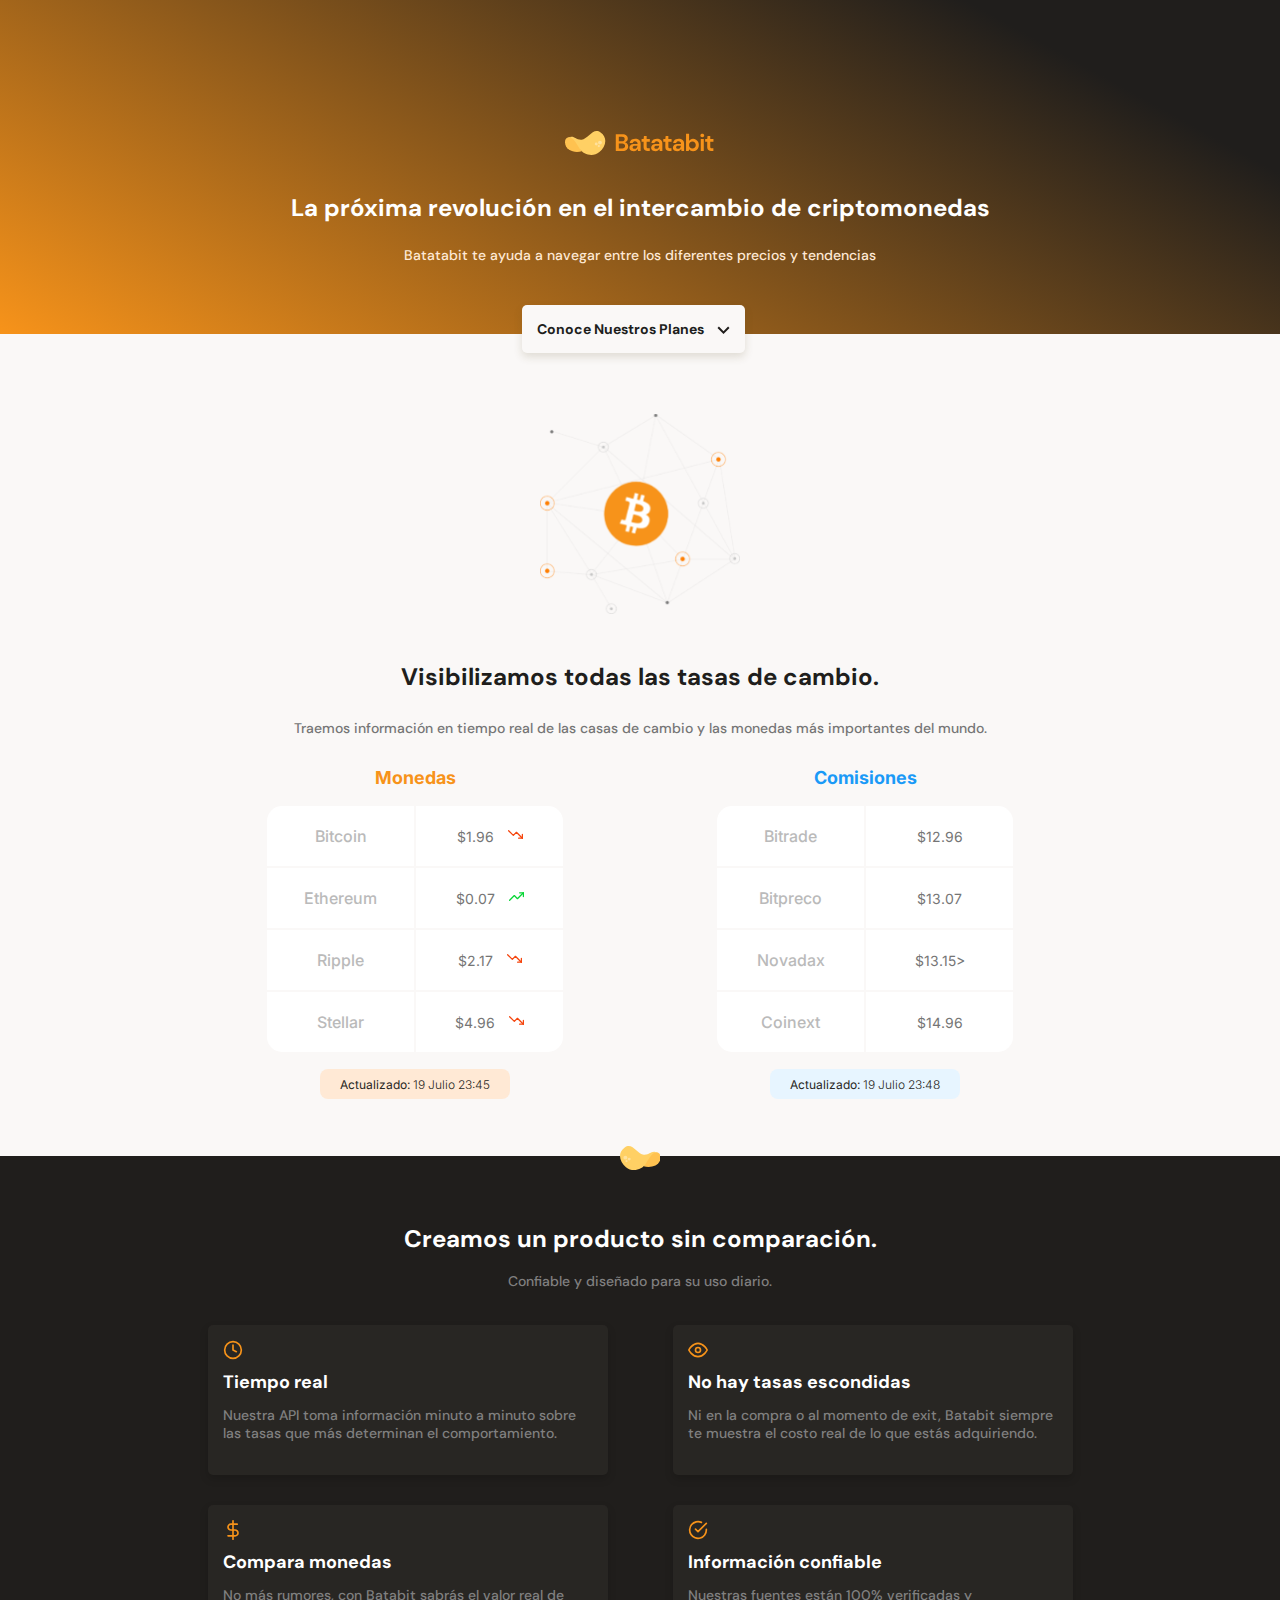
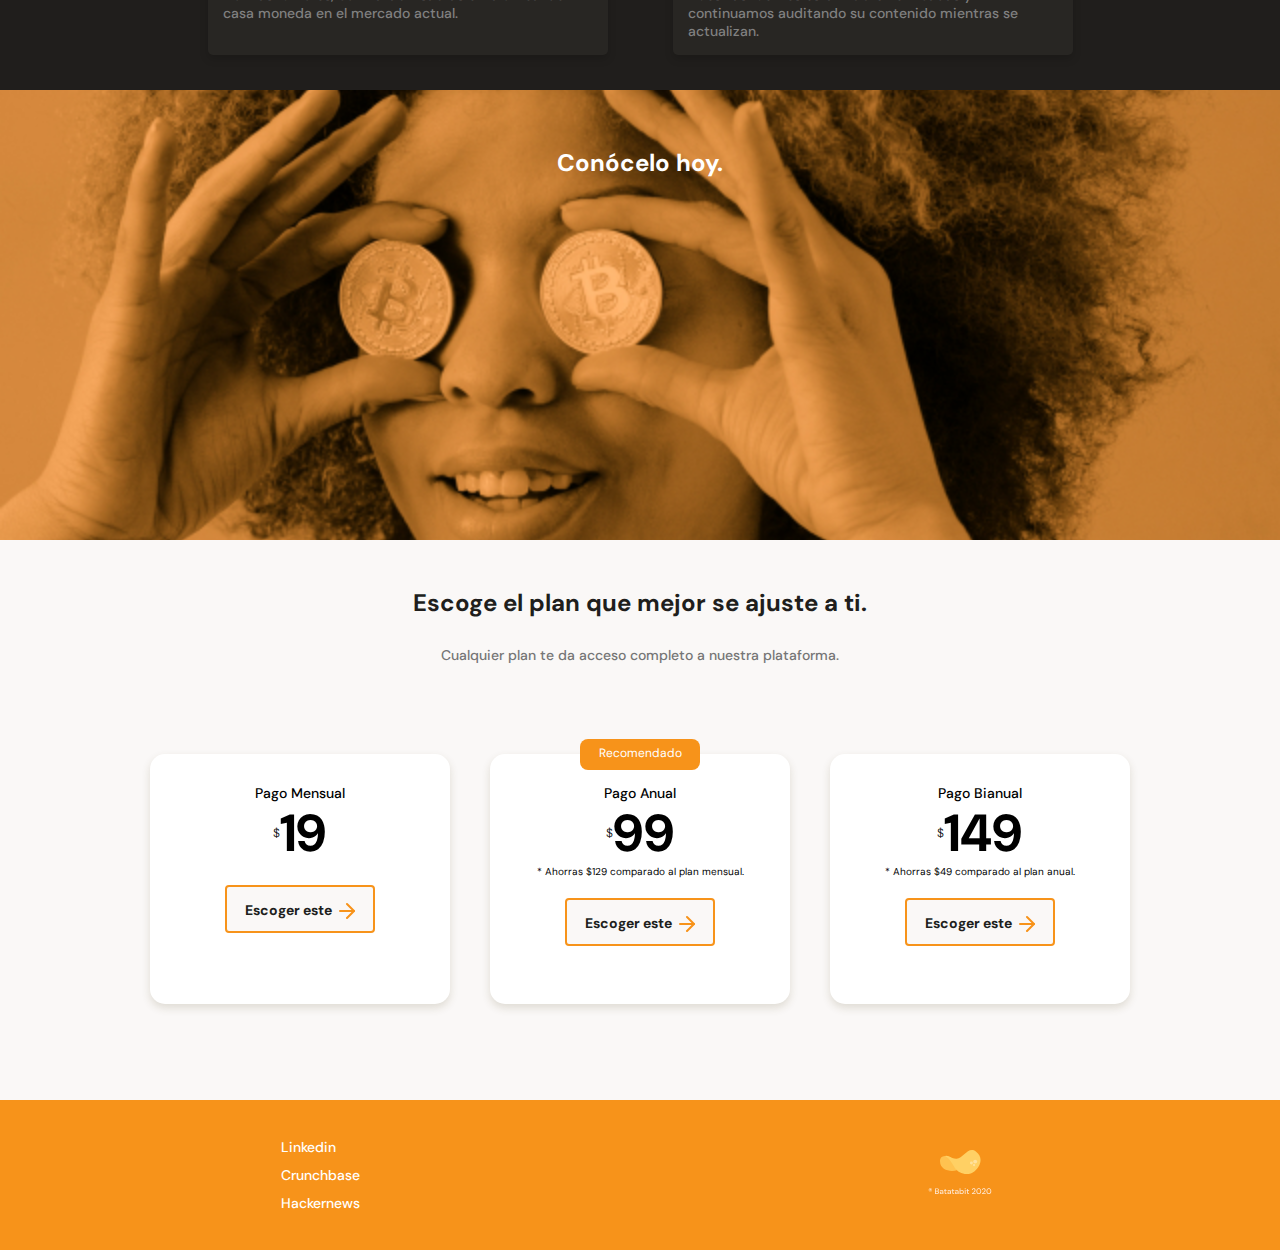
<file: index.html>
<!DOCTYPE html>
<html lang="es">
<head>
    <meta charset="UTF-8">
    <meta http-equiv="X-UA-Compatible" content="IE=edge">
    <meta name="viewport" content="width=device-width, initial-scale=1.0">
    <!-- Favicon -->
    <link rel="icon" type="image/jpg" href="./assets/icons/batata.svg"/>
    <!-- Fuentes de Google fonts: DM Sans e inter. -->
    <link rel="preconnect" href="https://fonts.googleapis.com">
    <link rel="preconnect" href="https://fonts.gstatic.com" crossorigin>
    <link href="https://fonts.googleapis.com/css2?family=DM+Sans:wght@400;500;700&family=Inter:wght@300;500&display=swap" 
    rel="stylesheet">
    <!-- Estilos CSS -->
    <link rel="stylesheet" href="./assets/css/styles.css">
    <link rel="stylesheet" href="./assets/css/tablet.css" media="(min-width: 800px)">
    <link rel="stylesheet" href="./assets/css/computer.css" media="(min-width: 930px)">
    <title>Batatabit</title>
</head>
<body>
    <header>
        <img src="./assets/img/logo.svg" alt="">
        <div class="header__title-container">
            <h1>La próxima revolución en el intercambio de criptomonedas</h1>
            <p>Batatabit te ayuda a navegar entre los diferentes precios y tendencias</p>
            <a href="#planes" class="header__button">Conoce Nuestros Planes <span></span> </a>
        </div>
    </header>

    <main>
        <section class="main-exchange-container">
            <div class="main-exchange-container__img"></div>
            <div class="main-exchange-container__title">
                <h2>Visibilizamos todas las tasas de cambio.</h2>
                <p>Traemos información en tiempo real de las casas de cambio y las monedas más importantes del mundo.</p>
            </div>
            <section class="main-tables-container">
                <div class="main-currency-table">
                    <p class="currency-table__title">Monedas</p>
                    <div class="currency-table__container">
                        <table>
                            <tr>
                                <td class="table--top-left">Bitcoin</td>
                                <td class="table--top-right table--right">$1.96 <span class="down"></span></td>
                            </tr>
                            <tr>
                                <td>Ethereum</td>
                                <td class="table--right">$0.07 <span class="up"></span></td>
                            </tr>
                            <tr>
                                <td>Ripple</td>
                                <td class="table--right">$2.17 <span class="down"></span></td>
                            </tr>
                            <tr>
                                <td class="table--bottom-left">Stellar</td>
                                <td class="table--bottom-right table--right">$4.96 <span class="down"></span></td>
                            </tr>
                        </table>
                        <span class="arrow--right" id="arrow-right"></span>
                    </div>
                    <div class="currency-table__date">
                        <p><strong>Actualizado:</strong> 19 Julio 23:45</p>
                    </div>
                </div>

                <div class="main-commission-table d--none">
                    <p class="commission-table__title">Comisiones</p>
                    <div class="commission-table__container">
                        <span class="arrow--left" id="arrow-left"></span>
                        <table>
                            <tr>
                                <td class="table--top-left">Bitrade</td>
                                <td class="table--top-right table--right">$12.96</td>
                            </tr>
                            <tr>
                                <td>Bitpreco</td>
                                <td class="table--right">$13.07</td>
                            </tr>
                            <tr>
                                <td>Novadax</td>
                                <td class="table--right">$13.15></td>
                            </tr>
                            <tr>
                                <td class="table--bottom-left">Coinext</td>
                                <td class="table--bottom-right table--right">$14.96</td>
                            </tr>
                        </table>
                    </div>
                    <div class="commission-table__date">
                        <p><strong>Actualizado:</strong> 19 Julio 23:48</p>
                    </div>
                </div>
            </section>
        </section>

        <section class="main-product-detail">
            <span class="product-detail__batata-logo"></span>
            <div class="product-detail__title">
                <h2>Creamos un producto sin comparación.</h2>
                <p>Confiable y diseñado para su uso diario.</p>
            </div>
            <section class="product-cards__container">
                <article class="product-detail__card">
                    <span class="clock"></span>
                    <p class="product__card-title">Tiempo real</p>
                    <p class="product__card-body">Nuestra API toma información minuto a minuto sobre las tasas que más determinan el comportamiento.</p>
                </article>
                <article class="product-detail__card">
                    <span class="eye"></span>
                    <p class="product__card-title">No hay tasas escondidas</p>
                    <p class="product__card-body">Ni en la compra o al momento de exit, Batabit siempre te muestra el costo real de lo que estás adquiriendo.</p>
                </article>
                <article class="product-detail__card">
                    <span class="dolar"></span>
                    <p class="product__card-title">Compara monedas</p>
                    <p class="product__card-body">No más rumores, con Batabit sabrás el valor real de casa moneda en el mercado actual.</p>
                </article>
                <article class="product-detail__card">
                    <span class="check"></span>
                    <p class="product__card-title">Información confiable</p>
                    <p class="product__card-body">Nuestras fuentes están 100% verificadas y continuamos auditando su contenido mientras se actualizan.</p>
                </article>
            </section>
        </section>

        <section class="bitcoin-img-container">
            <h2>Conócelo hoy.</h2>
        </section>

        <section class="main-plans-container" id="planes">
            <div class="plans__title">
                <h2>Escoge el plan que mejor se ajuste a ti.</h2>
                <p>Cualquier plan te da acceso completo a nuestra plataforma.</p>
            </div>
            <section class="plans-container__slider">
                <article class="plans-container__card">
                    <div class="plan-info-container">
                        <h3 class="plan-card__title">Pago Mensual</h3>
                        <p class="plan-card__price"><span>$</span> 19</p>
                        <button class="plan-card__call">Escoger este <span></span></button>
                    </div>
                </article>
                <article class="plans-container__card">
                    <p class="recommended">Recomendado</p>
                    <div class="plan-info-container">
                        <h3 class="plan-card__title">Pago Anual</h3>
                        <p class="plan-card__price"><span>$</span> 99</p>
                        <p class="plan-cadr__saving">* Ahorras $129 comparado al plan mensual.</p>
                        <button class="plan-card__call">Escoger este <span></span></button>
                    </div>
                </article>
                <article class="plans-container__card">
                    <div class="plan-info-container">
                        <h3 class="plan-card__title">Pago Bianual</h3>
                        <p class="plan-card__price"><span>$</span> 149</p>
                        <p class="plan-cadr__saving">* Ahorras $49 comparado al plan anual.</p>
                        <button class="plan-card__call">Escoger este <span></span></button>
                    </div>
                </article>
            </section>
        </section>
    </main>

    <footer>
        <section class="footer--left">
            <ul>
                <li><a href="#">Linkedin</a></li>
                <li><a href="#">Crunchbase</a></li>
                <li><a href="#">Hackernews</a></li>
            </ul>
        </section>
        <section class="footer--right">
            <img src="./assets/img/logo-footer.svg" alt="Logo de Batatabit">
        </section>
    </footer>

    <script src="./assets/js/main.js"></script>
</body>
</html>
</file>
<file: assets/css/styles.css>
/*  
Formas de ordenar los estilos CSS:
1. Posicionamiento (fix, relative, absolute)
2. Modelo de caja (Box model, padding, margin, width, height)
3. Tipografía (fuente, tamaño, tipo)
4. Efectos visuales (shadow-box, border-radius)
5. Misceláneos u otros.
*/

/**** Variables ****/
:root {
    /* Colores */
    --bitcoin-orange: #f7931a;
    --soft-orange: #ffe9d5;
    --secondary-blue: #1a9af7;
    --soft-blue: #e7f5ff;
    --warm-black: #282623;
    --black: #201e1c;
    --grey: #bababa;
    --off-white: #faf8f7;
    --just-white: #fff;
}

/**** Reiniciando estilos por defecto. ****/
* {
    margin: 0;
    padding: 0;
    box-sizing: border-box;
}

/**** Agregando la fuente de google fonts. ****/
html {
    font-size: 62.5%;
    font-family: "DM Sans", sans-serif;
}

/**** Estilos de la etiqueta <header> ****/
header {
    position: relative;
    display: flex;
    flex-direction: column;
    justify-content: center;
    width: 100%;
    min-width: 320px;
    height: 334px;
    text-align: center;
    background: linear-gradient(208.83deg, var(--black) 16.69%, var(--bitcoin-orange) 100%);
    /* Se crea una gradiente que tendrá 3 valores, 
    el primero los grados desde donde comenzara a calcularse la gradiente, 
    el segundo sera el primer color y el porcentaje que ocupara, 
    el tercero sera el segundo color y el porcentaje que ocupara. */
}
header img {
    width: 150px;
    height: 24px;
    margin-top: 60px;
    align-self: center; /* Funciona solo si el contenedor padre es de tipo flex. */

}
.header__title-container {
    width: 90%;
    min-width: 288px; /* No se achicara menos de 288 pixeles. */
    max-width: 900px; /* No se agrandara mas de 900 pixeles. */
    margin-top: 40px;
    text-align: center;
    align-self: center;
}
.header__title-container h1 {
    font-size: 2.4rem;
    font-weight: bold;
    line-height: 2.6rem; /* Altura de cada linea de texto, es mas conocido como interlineado. */
    color: var(--just-white);
}
.header__title-container p {
    margin-top: 25px;
    font-size: 1.4rem;    
    font-weight: 500;
    line-height: 1.8rem;
    color: var(--soft-orange);
}
.header__title-container .header__button {
    position: absolute; /* Si la posición es absoluta, puedo utilizar top, bottom, left y right para mover el contenido y 
    fijarlo donde lo necesite. */
    left: calc(50% - 118px); 
    /* calc es una función que nos ayuda a calcular dimensiones, en este caso, la regla es que desde la izquierda se mueva 
    un 50% hacia el centro, pero como el botón es muy grande, se pasa de la mitad de la pantalla, asi que se le restan una 
    cantidad definida de pixeles, que serian mas o menos el tamaño del botón, para lograr centrarlo en el centro, esta es la
    mejor forma de centrar un elemento que tiene una posición absoluta. */
    top: 270px;
    display: block;
    margin-top: 35px;
    padding: 15px;
    /* width: 229px; */
    height: 48px;
    background-color: var(--off-white);

    /* Sombra, es un estilo misceláneo, por eso va hasta el final de las reglas css de un elemento. */
    /* Los valores de rgba() son sacados directamente de figma, en caso de querer otro tipo de sombra se debe hablar con
    el diseñador. */
    box-shadow: 0px 4px 8px rgba(89, 73, 30, 0.16);
    border: none; /* le quito el borde. */
    border-radius: 5px;
    font-size: 1.4rem;
    font-weight: bold;
    text-decoration: none;
    color: var(--black);
}
.header__button span {
    display: inline-block; /* Para que el span se pueda ver tengo que cambiar el valor inline que tiene por defecto a 
    inline-block. */
    width: 13px;
    height: 8px;
    margin-left: 10px;
    background-image: url('../icons/down-arrow.svg'); /* Debo salir de la carpeta css, para ello en la ruta agrego dos puntos 
    al principio. */
}

/**** Estilos de la etiqueta <main>. ****/
main {
    width: 100%;
    height: auto; /* La altura sera automática ya que el mismo contenido ira definiendo la altura final. */
    background-color: var(--off-white);
}
.main-exchange-container {
    width: 100%;
    height: auto;
    padding-top: 80px;
    padding-bottom: 30px;
    text-align: center;
}
.main-exchange-container__title {
    width: 90%;
    min-width: 288px;
    max-width: 900ox;
    margin: 0 auto;
}
.main-exchange-container__img {
    width: 200px;
    height: 200px;
    margin: 0 auto;
    margin-bottom: 5rem;
    background-image: url("../img/Bitcoin.svg");
    /* También existen buenas practicas a la hora de utilizar imágenes, estas son: */
    background-size: cover; /* Si los elementos empiezan a crecer, con esto se evita que se deforme la imagen. */
    background-position: center; /* la imagen SIEMPRE se quedara en el centro. */
    background-repeat: no-repeat; /* Si la imagen es mas chica que el contenedor, se puede repetir para cubrir todo 
    el espacio, con esto se evita eso. */
}
.main-exchange-container h2 {
    margin-bottom: 30px;
    font-size: 2.4rem;
    font-weight: bold;
    line-height: 2.6rem;
    color: var(--black);
}
.main-exchange-container p {
    margin-bottom: 30px;
    font-size: 1.4rem;
    font-weight: 500;
    line-height: 1.6rem;
    color: #757575; /* Este color no esta guardado en una variable ya que se va a ocupar muy pocas veces. */
}
/* 
SE DEBE HACER UNA CORRECCIÓN IMPORTANTE.
Las medidas de with, height, margin, padding se deben dejar en pixeles y no rem porque si se cambia el tamaño de la fuente 
del dispositivo, el diseño de descuadra por completo ya que se hizo con esas medidas exactas ya que son absolutas.
Solo los estilos que tengan que ver con la fuente y los textos se debe cambiar a formato rem.
*/

/**** Estilos de la etiqueta <section> de intercambios. ****/
.main-currency-table {
    width: 70%;
    min-width: 235px;
    max-width: 500px;
    height: 360px;
    margin: 0 auto;
    font-family: "Inter", sans-serif;
}
/* Como tendré dos tablas por un tema de especificidad y para evitar conflictos, es mejor colocar ambas clases al mismo tiempo. */
.main-currency-table .currency-table__title {
    margin-bottom: 15px;
    font-size: 1.8rem;
    font-weight: bold;
    line-height: 2.3rem;
    color: var(--bitcoin-orange);
}
.currency-table__container {
    width: 90%;
    min-width: 230px;
    max-width: 300px;
    height: 250px;
    margin: 0 auto;

    display: flex;
    align-items: center;
}
.currency-table__container table {
    width: 100%;
    height: 100%;
}
.currency-table__container td {
    width: 50%;
    font-size: 1.6rem;
    font-weight: 500;
    line-height: 1.9rem;
    color: var(--grey);
    background-color: var(--just-white);
}
.currency-table__container .table--top-left {
    border-radius: 15px 0 0 0 ; /* Solo se redondea la esquina superior izquierda. */
}
.currency-table__container .table--top-right {
    border-radius: 0 15px 0 0; /* Solo se redondea la esquina superior derecha. */
}
.currency-table__container .table--bottom-left {
    border-radius: 0 0 0 15px; /* Solo se redondea la esquina inferior derecha */
}
.currency-table__container .table--bottom-right {
    border-radius: 0 0 15px 0;
}
.currency-table__container .table--right {
    font-size: 1.4rem;
    font-weight: normal;
    line-height: 1.7rem;
    color: #757575;
}
.currency-table__container .down {
    display: inline-block;
    width: 15px;
    height: 15px;
    margin-left: 10px;
    background-image: url("../icons/trending-down.svg");
    background-size: cover;
    background-position: center;
    background-repeat: no-repeat;
}
.currency-table__container .up {
    display: inline-block;
    width: 15px;
    height: 15px;
    margin-left: 10px;
    background-image: url("../icons/trending-up.svg");
    background-size: cover;
    background-position: center;
    background-repeat: no-repeat;
}
.currency-table__date {
    width: 190px;
    height: 30px;
    margin: 0 auto;
    margin-top: 15px;
    padding: 8px;
    background-color: var(--soft-orange);
    border-radius: 8px;
}
.currency-table__date p {
    font-size: 1.2rem;
    font-weight: 300;
    line-height: 1.5rem;
    color: var(--warm-black);
}
/* Desafió clase 17 
Creo mi propio botón de flecha, utilizando la flecha que apunta hacia abajo, y css para cambiar su
posición mediante la rotación.
*/
.currency-table__container .arrow--right {
    width: 15px;
    height: 15px;
    margin-left: 4px;
    background-image: url("../icons/down-arrow.svg");
    background-position: center;
    background-repeat: no-repeat;
    transform: rotate(270deg);
}

/* Desafió clase 17 
Crear la tabla de de comisiones utilizando los estilos que se muestran en figma.
Ademas agregar los botones de flecha para cambiar la tabla que se muestre al presionar el botón.
*/
.main-commission-table {
    width: 70%;
    min-width: 235px;
    max-width: 500px;
    height: 360px;
    margin: 0 auto;
    font-family: "Inter", sans-serif;
}
.main-commission-table .commission-table__title {
    margin-bottom: 15px;
    font-size: 1.8rem;
    font-weight: bold;
    line-height: 2.3rem;
    color: var(--secondary-blue);
}
.commission-table__container {
    width: 90%;
    min-width: 230px;
    max-width: 300px;
    height: 250px;
    margin: 0 auto;
    display: flex;
    align-items: center;
}
.commission-table__container table {
    width: 100%;
    height: 100%;
}
.commission-table__container td {
    width: 50%;
    font-size: 1.6rem;
    font-weight: 500;
    line-height: 1.9rem;
    color: var(--grey);
    background-color: var(--just-white);
    
}
.commission-table__container .table--top-left {
    border-radius: 15px 0 0 0 ; 
}
.commission-table__container .table--top-right {
    border-radius: 0 15px 0 0;
}
.commission-table__container .table--bottom-left {
    border-radius: 0 0 0 15px;
}
.commission-table__container .table--bottom-right {
    border-radius: 0 0 15px 0;
}
.commission-table__container .table--right {
    font-size: 1.4rem;
    font-weight: normal;
    line-height: 1.7rem;
    color: #757575;
}
.commission-table__date {
    width: 190px;
    height: 30px;
    margin: 0 auto;
    margin-top: 15px;
    padding: 8px;
    background-color: var(--soft-blue);
    border-radius: 8px;
}
.commission-table__date p {
    font-size: 1.2rem;
    font-weight: 300;
    line-height: 1.5rem;
    color: var(--warm-black);
}
/* Desafió clase 17 
Creo mi propio botón de flecha, utilizando la flecha que apunta hacia abajo, y css para cambiar su
posición mediante la rotación.
*/
.commission-table__container .arrow--left {
    width: 15px;
    height: 15px;
    margin-right: 4px;
    background-image: url("../icons/down-arrow.svg");
    background-position: center;
    background-repeat: no-repeat;
    transform: rotate(90deg);
}

/**** Estilos de la etiqueta <section> de productos. ****/
.main-product-detail {
    position: relative;
    width: 100%;
    min-width: 320px; /* Es importante definir el tamaño mínimo de los contenedores en 320 pixeles ya que no hay teléfono 
    mas pequeño que este. */
    height: auto;
    padding: 20px 10px;
    background-color: var(--black);
}
.product-detail__batata-logo {
    position: absolute; /* La posición sera absoluta porque se debe colocar el icono entre dos contenedores. */
    width: 40px;
    height: 25px;
    top: -10px; /* Al agregar el top con un valor negativo el icono sube y se posiciona entre los contenedores. */
    left: calc(50% - 20px); /* Si solo coloco el 50%, el icono de la papa se centrara en el centro desde el inicio, eso hará 
    que el icono se vea corrido, y ya que el tamaño es de 40 pixeles, le debo restar 20 pixeles que es la mitad para poder 
    centrarlo en el medio. */
    background-image: url('../icons/batata.svg');
}
.product-detail__title {
    width: 90%;
    min-width: 288px;
    height: auto;
    margin: 0 auto;
    margin-top: 50px;
    text-align: center;
}
.product-detail__title h2 {
    margin-bottom: 20px;
    font-size: 2.4rem;
    font-weight: bold;
    line-height: 2.6rem;
    color: var(--just-white);
}
.product-detail__title p {
    margin-bottom: 20px;
    font-size: 1.4rem;
    font-weight: 500;
    line-height: 1.8rem;
    color: #808080;
}
.product-detail__card {
    width: 90%;
    min-width: 288px;
    max-width: 400px;
    min-height: 150px;
    margin: 15px auto;
    padding: 15px;
    background-color: var(--warm-black);
    border-radius: 5px;
    box-shadow: 0 4px 8px rgba(0, 0, 0, 0.16);
}
.product-detail__card .clock {
    display: inline-block;
    width: 20px;
    height: 20px;
    margin: 0 auto;
    margin-bottom: 10px;
    background-image: url("../icons/clock.svg");
    background-size: cover;
    background-position: center;
    background-repeat: no-repeat;
}
/* Desafió clase 20
Se deben agregar las demás tarjetas de la sección beneficio, junto a los iconos que corresponden a cada una.
*/
.product-detail__card .eye {
    display: inline-block;
    width: 20px;
    height: 20px;
    margin: 0 auto;
    margin-bottom: 10px;
    background-image: url("../icons/eye.svg");
    background-size: cover;
    background-position: center;
    background-repeat: no-repeat;
}
.product-detail__card .dolar {
    display: inline-block;
    width: 20px;
    height: 20px;
    margin: 0 auto;
    margin-bottom: 10px;
    background-image: url("../icons/dollar-sign.svg");
    background-size: cover;
    background-position: center;
    background-repeat: no-repeat;
}
.product-detail__card .check {
    display: inline-block;
    width: 20px;
    height: 20px;
    margin: 0 auto;
    margin-bottom: 10px;
    background-image: url("../icons/check-circle.svg");
    background-size: cover;
    background-position: center;
    background-repeat: no-repeat;
}

.product__card-title {
    margin-bottom: 15px;
    font-size: 1.8rem;
    font-weight: bold;
    line-height: 1.8rem;
    color: var(--just-white);
}
.product__card-body {
    font-size: 1.4rem;
    font-weight: 500;
    line-height: 1.8rem;
    color: #808080;
}

/**** Estilos de la etiqueta <section> comodín. ****/
.bitcoin-img-container {
    width: 100%;
    min-width: 320px;
    height: 50vh;
    background-image: url("../img/bitcoinbaby2x.jpg");
    background-position: center;
    background-size: cover;
    background-repeat: no-repeat;
    text-align: center;
}
.bitcoin-img-container h2 {
    padding-top: 60px;
    font-size: 2.4rem;
    font-weight: bold;
    line-height: 2.6rem;
    color: var(--just-white);
}

/**** Estilos de la etiqueta <section> planes. ****/
.main-plans-container {
    width: 100%;
    min-width: 320px;
    padding-bottom: 70px;
    text-align: center;
}
.plans__title {
    width: 90%;
    min-width: 288px;
    height: auto;
    margin: 0 auto;
    margin-bottom: 50px;
}
.plans__title h2 {
    padding-top: 50px;
    font-size: 2.4rem;
    font-weight: bold;
    line-height: 2.6rem;
    color: var(--black);
}
.plans__title p {
    padding-top: 30px;
    font-size: 1.4rem;
    font-weight: 500;
    line-height: 1.8rem;
    color: #757575;
}
.plans-container__slider {
    display: flex;
    height: 316px;
    overflow-x: scroll; /* Convierte todo el contenido que se esta desbordando en el overflow en una sección con un scroll que se mueve entre derecha e izquierda (eje X) */
    overscroll-behavior-x: contain;
    scroll-snap-type: x proximity;
    /* gap: 30px; */
}
.plans-container__card {
    position: relative;
    scroll-snap-align: center; /* propiedad para centrar en medio de la pantalla el contenido al cual estoy moviendo el scroll me lleve al centro del elemento. */
    width: 70%;
    min-width: 200px;
    max-width: 300px;
    height: 250px;
    margin: 40px 20px 0;
    padding: 0 15px;
    background-color: var(--just-white);
    border-radius: 15px;
    box-shadow: 0 4px 8px rgba(89, 73, 30, 0.16);
}
.recommended {
    position: absolute;
    width: 120px;
    height: 31px;
    top: -15px;
    left: calc(50% - 60px);
    padding: 6px;
    font-size: 1.2rem;
    background-color: var(--bitcoin-orange);
    border-radius: 8px;
    color: var(--just-white);
}
.plan-card__title {
    padding-top: 30px;
    font-size: 1.4rem;
    font-weight: 500;
    line-height: 1.8rem;
    color: black;
}
.plan-card__price {
    padding: 5px 0;
    font-size: 5.2rem;
    font-weight: bold;
    line-height: 5.3rem;
    color: black;
    display: flex;
    justify-content: center;
    align-items: flex-start;
}
.plan-card__price span {
    font-size: 1.2rem;
    font-weight: 300;
    /* vertical-align: text-top; */
}
.plan-card__saving {
    font-size: 1.2rem;
    color: #757575;
}
.plan-card__call {
    width: 150px;
    height: 48px;
    margin-top: 20px;
    background-color: var(--off-white);
    border: 2px solid var(--bitcoin-orange);
    border-radius: 4px;
    font-family: "DM Sans", sans-serif;
    font-size: 1.4rem;
    font-weight: bold;
    line-height: 1.8rem;
    color: var(--black);
}
.plan-card__call span {
    display: inline-block;
    width: 20px;
    height: 20px;
    background-image: url("../icons/orange-right-arrow.svg");
    vertical-align: text-bottom;
}

/**** Estilos de la etiqueta <footer>. ****/
footer {
    display: flex;
    width: 100%;
    height: 150px;
    background-color: var(--bitcoin-orange);
}
footer section {
    display: flex;
    justify-content: center;
    align-items: center;
    width: 50%;
}
.footer--left ul {
    font-size: 1.4rem;
    font-weight: 500;
    line-height: 1.8rem;
    list-style: none;
}
.footer--left li {
    margin: 10px 0;
}
.footer--left a {
    text-decoration: none;
    color: var(--just-white);
}

/* Desafió Clase 17 
Creo mi propia clase de CSS para ocultar elementos, en la vista móvil la segunda tabla no se vera.
Mediante JavaScript se realizara un cambio agregando y removiendo clases de cada tabla.
*/
.d--none {
    display: none;
}
</file>
<file: assets/css/tablet.css>
/* Se crean media queries para dispositivos como tablets con una resolución igual o superior a 800 pixeles. */
.main-tables-container {
    display: flex;
    max-width: 900px;
    margin: 0 auto;
}
.d--none {
    display: block;
}
.arrow--right {
    display: none;
}
.arrow--left {
    display: none;
}
</file>
<file: assets/css/computer.css>
/* Se crean media queries para dispositivos como computadores o notebook con una resolución igual o superior a 930 pixeles. */
.product-cards__container {
    display: flex;
    flex-wrap: wrap;
    width: 930px;
    margin: 0 auto;
}

.plans-container__slider {
    justify-content: center;
}
</file>
